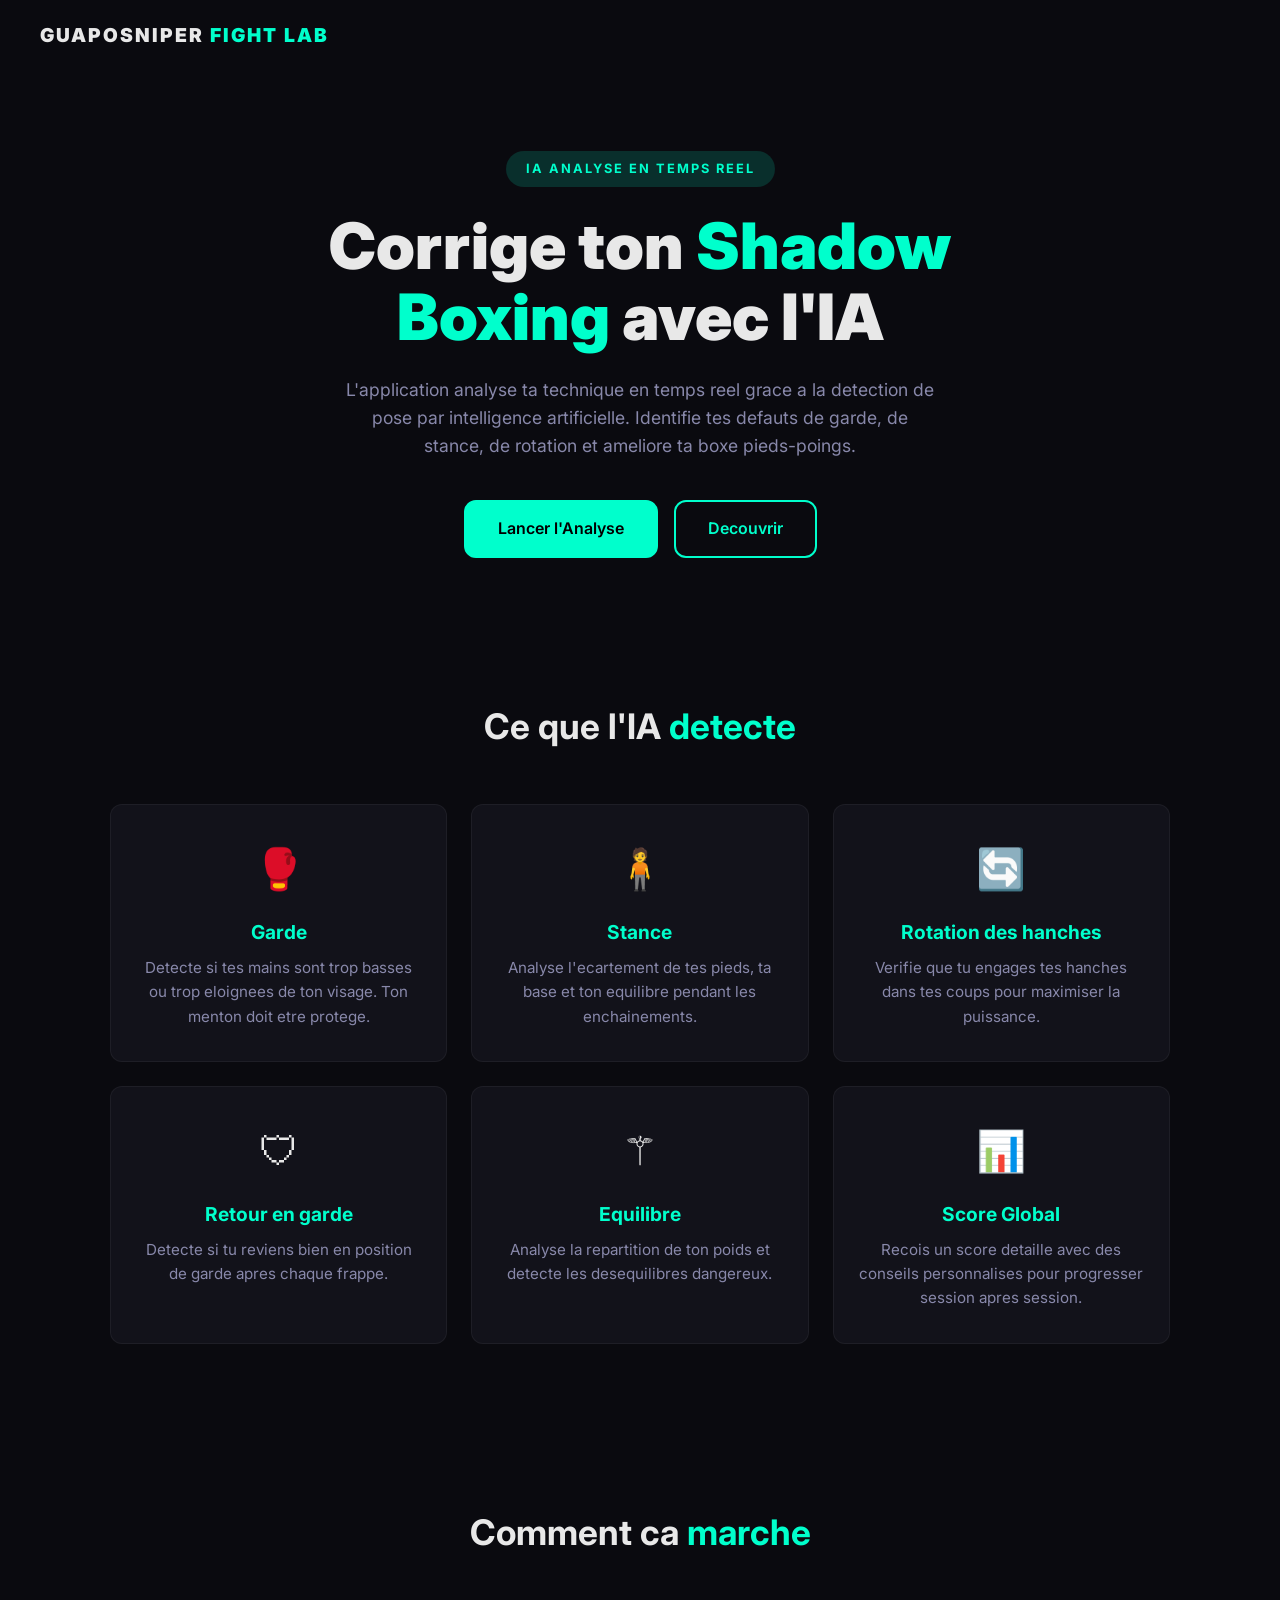
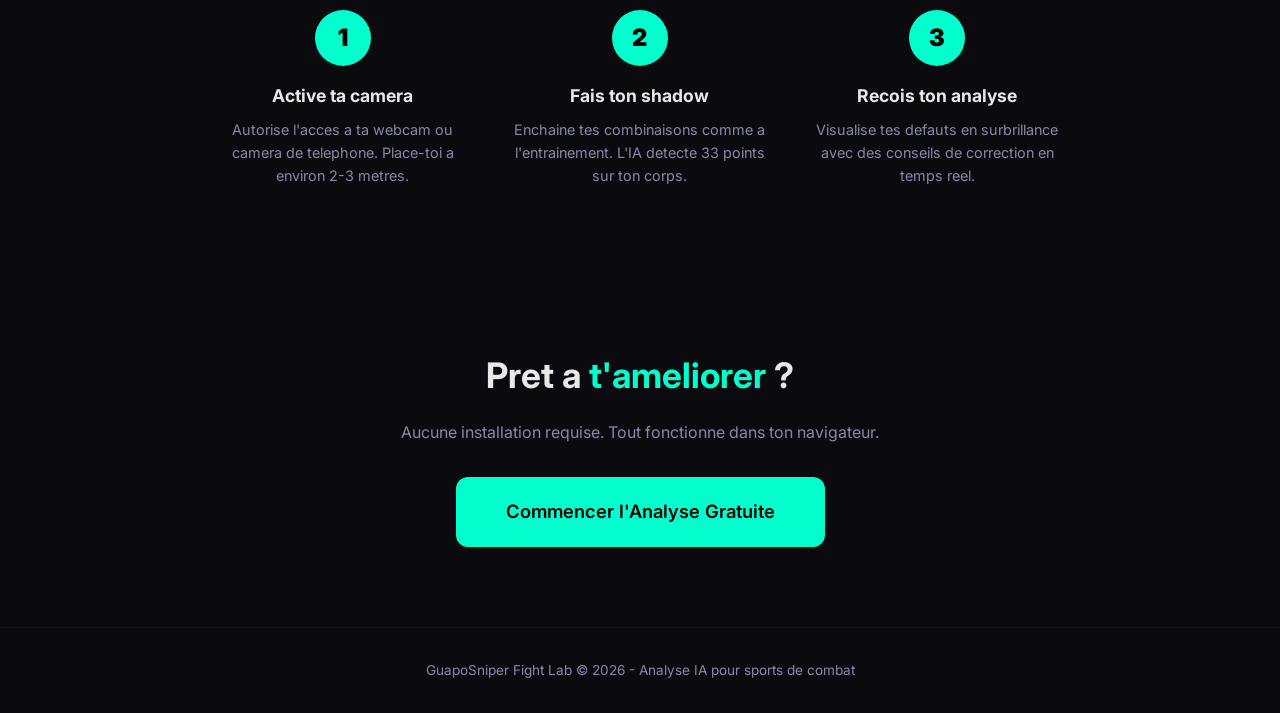
<file: index.html>
<!DOCTYPE html>
<html lang="fr">
<head>
    <meta charset="UTF-8">
    <meta name="viewport" content="width=device-width, initial-scale=1.0">
    <title>GuapoSniper Fight Lab - Analyse IA Shadow Boxing</title>
    <link rel="stylesheet" href="style.css">
    <link rel="preconnect" href="https://fonts.googleapis.com">
    <link href="https://fonts.googleapis.com/css2?family=Inter:wght@400;600;700;900&display=swap" rel="stylesheet">
</head>
<body>
    <div class="landing">
        <nav class="landing-nav">
            <div class="logo">GUAPOSNIPER <span class="accent">FIGHT LAB</span></div>
        </nav>

        <section class="hero">
            <div class="hero-badge">IA ANALYSE EN TEMPS REEL</div>
            <h1>Corrige ton <span class="accent">Shadow Boxing</span> avec l'IA</h1>
            <p class="hero-subtitle">
                L'application analyse ta technique en temps reel grace a la detection de pose par intelligence artificielle.
                Identifie tes defauts de garde, de stance, de rotation et ameliore ta boxe pieds-poings.
            </p>
            <div class="hero-buttons">
                <a href="app.html" class="btn btn-primary">Lancer l'Analyse</a>
                <a href="#features" class="btn btn-outline">Decouvrir</a>
            </div>
        </section>

        <section id="features" class="features">
            <h2>Ce que l'IA <span class="accent">detecte</span></h2>
            <div class="features-grid">
                <div class="feature-card">
                    <div class="feature-icon">&#x1F94A;</div>
                    <h3>Garde</h3>
                    <p>Detecte si tes mains sont trop basses ou trop eloignees de ton visage. Ton menton doit etre protege.</p>
                </div>
                <div class="feature-card">
                    <div class="feature-icon">&#x1F9CD;</div>
                    <h3>Stance</h3>
                    <p>Analyse l'ecartement de tes pieds, ta base et ton equilibre pendant les enchainements.</p>
                </div>
                <div class="feature-card">
                    <div class="feature-icon">&#x1F504;</div>
                    <h3>Rotation des hanches</h3>
                    <p>Verifie que tu engages tes hanches dans tes coups pour maximiser la puissance.</p>
                </div>
                <div class="feature-card">
                    <div class="feature-icon">&#x1F6E1;</div>
                    <h3>Retour en garde</h3>
                    <p>Detecte si tu reviens bien en position de garde apres chaque frappe.</p>
                </div>
                <div class="feature-card">
                    <div class="feature-icon">&#x269A;</div>
                    <h3>Equilibre</h3>
                    <p>Analyse la repartition de ton poids et detecte les desequilibres dangereux.</p>
                </div>
                <div class="feature-card">
                    <div class="feature-icon">&#x1F4CA;</div>
                    <h3>Score Global</h3>
                    <p>Recois un score detaille avec des conseils personnalises pour progresser session apres session.</p>
                </div>
            </div>
        </section>

        <section class="how-it-works">
            <h2>Comment ca <span class="accent">marche</span></h2>
            <div class="steps">
                <div class="step">
                    <div class="step-number">1</div>
                    <h3>Active ta camera</h3>
                    <p>Autorise l'acces a ta webcam ou camera de telephone. Place-toi a environ 2-3 metres.</p>
                </div>
                <div class="step">
                    <div class="step-number">2</div>
                    <h3>Fais ton shadow</h3>
                    <p>Enchaine tes combinaisons comme a l'entrainement. L'IA detecte 33 points sur ton corps.</p>
                </div>
                <div class="step">
                    <div class="step-number">3</div>
                    <h3>Recois ton analyse</h3>
                    <p>Visualise tes defauts en surbrillance avec des conseils de correction en temps reel.</p>
                </div>
            </div>
        </section>

        <section class="cta">
            <h2>Pret a <span class="accent">t'ameliorer</span> ?</h2>
            <p>Aucune installation requise. Tout fonctionne dans ton navigateur.</p>
            <a href="app.html" class="btn btn-primary btn-large">Commencer l'Analyse Gratuite</a>
        </section>

        <footer>
            <p>GuapoSniper Fight Lab &copy; 2026 - Analyse IA pour sports de combat</p>
        </footer>
    </div>
</body>
</html>
</file>
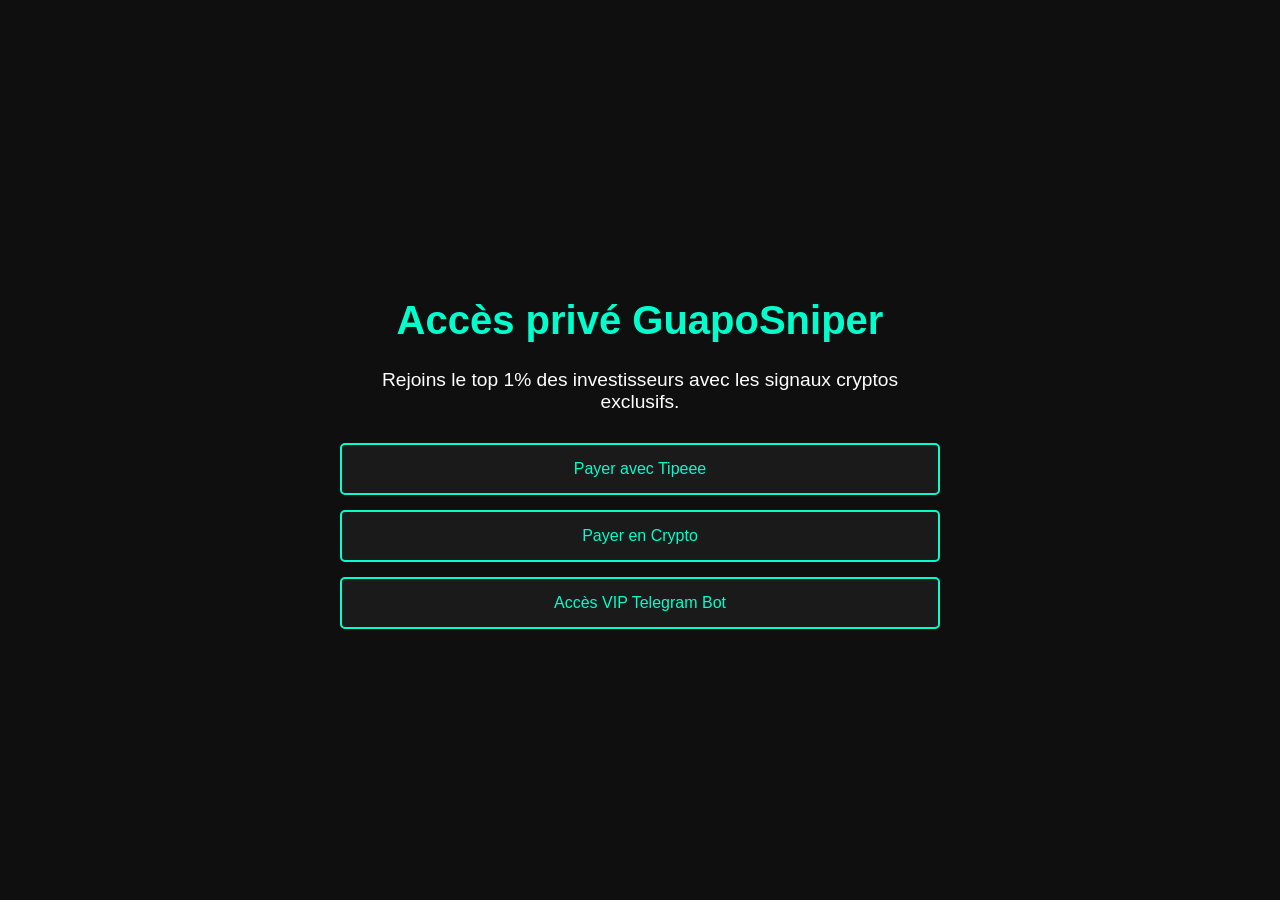
<file: web/index.html>
<!DOCTYPE html>
<html lang="fr">
<head>
    <meta charset="UTF-8">
    <meta name="viewport" content="width=device-width, initial-scale=1.0">
    <title>GuapoSniper VIP</title>
    <link rel="stylesheet" href="style.css">
</head>
<body>
    <div class="container">
        <h1>Accès privé GuapoSniper</h1>
        <p>Rejoins le top 1% des investisseurs avec les signaux cryptos exclusifs.</p>
        <div class="buttons">
            <a href="https://fr.tipeee.com/guaposniper" class="btn">Payer avec Tipeee</a>
            <a href="#" class="btn">Payer en Crypto</a>
            <a href="https://t.me/Guapoooo_bot" class="btn">Accès VIP Telegram Bot</a>
        </div>
    </div>
</body>
</html>
</file>
<file: style.css>
/* ========================================
   GUAPOSNIPER FIGHT LAB - Global Styles
   ======================================== */

:root {
    --bg-dark: #0a0a0f;
    --bg-card: #12121a;
    --bg-card-hover: #1a1a2e;
    --accent: #00ffcc;
    --accent-dim: rgba(0, 255, 204, 0.15);
    --accent-glow: rgba(0, 255, 204, 0.4);
    --danger: #ff4757;
    --warning: #ffa502;
    --success: #2ed573;
    --text: #e8e8e8;
    --text-dim: #8888aa;
    --radius: 12px;
    --font: 'Inter', -apple-system, BlinkMacSystemFont, 'Segoe UI', sans-serif;
}

* {
    margin: 0;
    padding: 0;
    box-sizing: border-box;
}

body {
    font-family: var(--font);
    background-color: var(--bg-dark);
    color: var(--text);
    line-height: 1.6;
    overflow-x: hidden;
}

.accent {
    color: var(--accent);
}

/* ========================================
   BUTTONS
   ======================================== */

.btn {
    display: inline-block;
    padding: 14px 32px;
    border-radius: var(--radius);
    text-decoration: none;
    font-weight: 600;
    font-size: 1rem;
    cursor: pointer;
    transition: all 0.3s ease;
    border: 2px solid transparent;
    text-align: center;
}

.btn-primary {
    background: var(--accent);
    color: #000;
    border-color: var(--accent);
}

.btn-primary:hover {
    background: transparent;
    color: var(--accent);
    box-shadow: 0 0 30px var(--accent-glow);
}

.btn-outline {
    background: transparent;
    color: var(--accent);
    border-color: var(--accent);
}

.btn-outline:hover {
    background: var(--accent);
    color: #000;
}

.btn-large {
    padding: 18px 48px;
    font-size: 1.15rem;
}

.btn-danger {
    background: var(--danger);
    color: #fff;
    border-color: var(--danger);
}

.btn-danger:hover {
    background: transparent;
    color: var(--danger);
}

/* ========================================
   LANDING PAGE
   ======================================== */

.landing-nav {
    padding: 20px 40px;
    display: flex;
    align-items: center;
    justify-content: space-between;
}

.logo {
    font-size: 1.2rem;
    font-weight: 900;
    letter-spacing: 2px;
}

/* HERO */
.hero {
    text-align: center;
    padding: 80px 20px 60px;
    max-width: 800px;
    margin: 0 auto;
}

.hero-badge {
    display: inline-block;
    background: var(--accent-dim);
    color: var(--accent);
    padding: 8px 20px;
    border-radius: 50px;
    font-size: 0.8rem;
    font-weight: 700;
    letter-spacing: 2px;
    margin-bottom: 24px;
}

.hero h1 {
    font-size: clamp(2.2rem, 6vw, 4rem);
    font-weight: 900;
    line-height: 1.1;
    margin-bottom: 24px;
}

.hero-subtitle {
    font-size: 1.1rem;
    color: var(--text-dim);
    max-width: 600px;
    margin: 0 auto 40px;
}

.hero-buttons {
    display: flex;
    gap: 16px;
    justify-content: center;
    flex-wrap: wrap;
}

/* FEATURES */
.features {
    padding: 80px 20px;
    max-width: 1100px;
    margin: 0 auto;
    text-align: center;
}

.features h2 {
    font-size: 2.2rem;
    margin-bottom: 50px;
}

.features-grid {
    display: grid;
    grid-template-columns: repeat(auto-fit, minmax(280px, 1fr));
    gap: 24px;
}

.feature-card {
    background: var(--bg-card);
    padding: 32px 24px;
    border-radius: var(--radius);
    border: 1px solid rgba(255, 255, 255, 0.05);
    transition: all 0.3s ease;
}

.feature-card:hover {
    border-color: var(--accent);
    transform: translateY(-4px);
    box-shadow: 0 8px 30px rgba(0, 255, 204, 0.1);
}

.feature-icon {
    font-size: 2.5rem;
    margin-bottom: 16px;
}

.feature-card h3 {
    font-size: 1.2rem;
    margin-bottom: 8px;
    color: var(--accent);
}

.feature-card p {
    color: var(--text-dim);
    font-size: 0.95rem;
}

/* HOW IT WORKS */
.how-it-works {
    padding: 80px 20px;
    max-width: 900px;
    margin: 0 auto;
    text-align: center;
}

.how-it-works h2 {
    font-size: 2.2rem;
    margin-bottom: 50px;
}

.steps {
    display: flex;
    gap: 32px;
    flex-wrap: wrap;
    justify-content: center;
}

.step {
    flex: 1;
    min-width: 220px;
    max-width: 280px;
    text-align: center;
}

.step-number {
    width: 56px;
    height: 56px;
    border-radius: 50%;
    background: var(--accent);
    color: #000;
    font-weight: 900;
    font-size: 1.5rem;
    display: flex;
    align-items: center;
    justify-content: center;
    margin: 0 auto 16px;
}

.step h3 {
    margin-bottom: 8px;
    font-size: 1.1rem;
}

.step p {
    color: var(--text-dim);
    font-size: 0.9rem;
}

/* CTA */
.cta {
    text-align: center;
    padding: 80px 20px;
}

.cta h2 {
    font-size: 2.2rem;
    margin-bottom: 16px;
}

.cta p {
    color: var(--text-dim);
    margin-bottom: 32px;
}

/* FOOTER */
footer {
    text-align: center;
    padding: 32px 20px;
    color: var(--text-dim);
    font-size: 0.85rem;
    border-top: 1px solid rgba(255, 255, 255, 0.05);
}

/* ========================================
   APP PAGE
   ======================================== */

.app-container {
    min-height: 100vh;
    display: flex;
    flex-direction: column;
}

.app-nav {
    padding: 16px 24px;
    display: flex;
    align-items: center;
    justify-content: space-between;
    border-bottom: 1px solid rgba(255, 255, 255, 0.05);
    background: rgba(10, 10, 15, 0.95);
    backdrop-filter: blur(10px);
    position: sticky;
    top: 0;
    z-index: 100;
}

.app-nav .logo {
    font-size: 1rem;
}

.nav-status {
    display: flex;
    align-items: center;
    gap: 8px;
    font-size: 0.85rem;
    color: var(--text-dim);
}

.status-dot {
    width: 8px;
    height: 8px;
    border-radius: 50%;
    background: var(--text-dim);
}

.status-dot.active {
    background: var(--success);
    box-shadow: 0 0 8px var(--success);
}

.status-dot.recording {
    background: var(--danger);
    box-shadow: 0 0 8px var(--danger);
    animation: pulse 1s infinite;
}

@keyframes pulse {
    0%, 100% { opacity: 1; }
    50% { opacity: 0.4; }
}

/* APP MAIN CONTENT */
.app-main {
    flex: 1;
    display: flex;
    flex-direction: column;
    align-items: center;
    padding: 24px;
}

/* MODE SELECTOR */
.mode-selector {
    display: flex;
    gap: 12px;
    margin-bottom: 24px;
    flex-wrap: wrap;
    justify-content: center;
}

.mode-btn {
    padding: 10px 24px;
    border-radius: 50px;
    border: 1px solid rgba(255, 255, 255, 0.1);
    background: var(--bg-card);
    color: var(--text-dim);
    cursor: pointer;
    font-family: var(--font);
    font-size: 0.9rem;
    font-weight: 600;
    transition: all 0.3s ease;
}

.mode-btn:hover {
    border-color: var(--accent);
    color: var(--text);
}

.mode-btn.active {
    background: var(--accent);
    color: #000;
    border-color: var(--accent);
}

/* VIDEO AREA */
.video-area {
    position: relative;
    width: 100%;
    max-width: 860px;
    aspect-ratio: 16/9;
    background: var(--bg-card);
    border-radius: var(--radius);
    overflow: hidden;
    border: 1px solid rgba(255, 255, 255, 0.05);
    margin-bottom: 24px;
}

.video-area video,
.video-area canvas {
    position: absolute;
    top: 0;
    left: 0;
    width: 100%;
    height: 100%;
    object-fit: contain;
}

.video-area canvas {
    z-index: 2;
    pointer-events: none;
}

.video-placeholder {
    position: absolute;
    top: 0;
    left: 0;
    width: 100%;
    height: 100%;
    display: flex;
    flex-direction: column;
    align-items: center;
    justify-content: center;
    gap: 16px;
    z-index: 1;
}

.video-placeholder .placeholder-icon {
    font-size: 4rem;
    opacity: 0.3;
}

.video-placeholder p {
    color: var(--text-dim);
    font-size: 0.95rem;
}

/* CONTROLS */
.controls {
    display: flex;
    gap: 12px;
    margin-bottom: 24px;
    flex-wrap: wrap;
    justify-content: center;
}

.control-btn {
    padding: 12px 28px;
    border-radius: var(--radius);
    border: 2px solid var(--accent);
    background: transparent;
    color: var(--accent);
    font-family: var(--font);
    font-weight: 600;
    font-size: 0.95rem;
    cursor: pointer;
    transition: all 0.3s ease;
    display: flex;
    align-items: center;
    gap: 8px;
}

.control-btn:hover {
    background: var(--accent);
    color: #000;
}

.control-btn:disabled {
    opacity: 0.3;
    cursor: not-allowed;
}

.control-btn.recording {
    border-color: var(--danger);
    color: var(--danger);
    animation: pulse-border 1.5s infinite;
}

.control-btn.recording:hover {
    background: var(--danger);
    color: #fff;
}

@keyframes pulse-border {
    0%, 100% { box-shadow: 0 0 0 0 rgba(255, 71, 87, 0.4); }
    50% { box-shadow: 0 0 0 8px rgba(255, 71, 87, 0); }
}

/* UPLOAD AREA */
.upload-area {
    width: 100%;
    max-width: 860px;
    border: 2px dashed rgba(255, 255, 255, 0.1);
    border-radius: var(--radius);
    padding: 48px 24px;
    text-align: center;
    cursor: pointer;
    transition: all 0.3s ease;
    margin-bottom: 24px;
    display: none;
}

.upload-area:hover {
    border-color: var(--accent);
    background: var(--accent-dim);
}

.upload-area.drag-over {
    border-color: var(--accent);
    background: var(--accent-dim);
}

.upload-area .upload-icon {
    font-size: 3rem;
    margin-bottom: 12px;
    opacity: 0.5;
}

.upload-area p {
    color: var(--text-dim);
}

.upload-area input[type="file"] {
    display: none;
}

/* ANALYSIS PANEL */
.analysis-panel {
    width: 100%;
    max-width: 860px;
    display: none;
}

.analysis-panel.visible {
    display: block;
}

.analysis-header {
    display: flex;
    align-items: center;
    justify-content: space-between;
    margin-bottom: 20px;
    flex-wrap: wrap;
    gap: 12px;
}

.analysis-header h2 {
    font-size: 1.4rem;
}

.global-score {
    display: flex;
    align-items: center;
    gap: 12px;
    background: var(--bg-card);
    padding: 12px 24px;
    border-radius: var(--radius);
    border: 1px solid rgba(255, 255, 255, 0.05);
}

.score-circle {
    width: 52px;
    height: 52px;
    border-radius: 50%;
    display: flex;
    align-items: center;
    justify-content: center;
    font-weight: 900;
    font-size: 1.2rem;
    color: #000;
}

.score-circle.good {
    background: var(--success);
}

.score-circle.medium {
    background: var(--warning);
}

.score-circle.bad {
    background: var(--danger);
}

.score-label {
    font-size: 0.85rem;
    color: var(--text-dim);
}

.score-label strong {
    display: block;
    color: var(--text);
    font-size: 1rem;
}

/* DEFECT CARDS */
.defects-grid {
    display: grid;
    grid-template-columns: repeat(auto-fit, minmax(260px, 1fr));
    gap: 16px;
    margin-bottom: 24px;
}

.defect-card {
    background: var(--bg-card);
    border-radius: var(--radius);
    padding: 20px;
    border-left: 4px solid var(--text-dim);
    transition: all 0.3s ease;
}

.defect-card.issue {
    border-left-color: var(--danger);
}

.defect-card.warning {
    border-left-color: var(--warning);
}

.defect-card.ok {
    border-left-color: var(--success);
}

.defect-card h4 {
    font-size: 1rem;
    margin-bottom: 4px;
    display: flex;
    align-items: center;
    gap: 8px;
}

.defect-card .defect-status {
    font-size: 0.75rem;
    padding: 2px 10px;
    border-radius: 50px;
    font-weight: 700;
}

.defect-card.issue .defect-status {
    background: rgba(255, 71, 87, 0.15);
    color: var(--danger);
}

.defect-card.warning .defect-status {
    background: rgba(255, 165, 2, 0.15);
    color: var(--warning);
}

.defect-card.ok .defect-status {
    background: rgba(46, 213, 115, 0.15);
    color: var(--success);
}

.defect-card p {
    color: var(--text-dim);
    font-size: 0.88rem;
    margin-top: 8px;
}

.defect-card .defect-meter {
    margin-top: 12px;
    height: 6px;
    background: rgba(255, 255, 255, 0.05);
    border-radius: 3px;
    overflow: hidden;
}

.defect-card .defect-meter-fill {
    height: 100%;
    border-radius: 3px;
    transition: width 0.5s ease;
}

.defect-card.ok .defect-meter-fill {
    background: var(--success);
}

.defect-card.warning .defect-meter-fill {
    background: var(--warning);
}

.defect-card.issue .defect-meter-fill {
    background: var(--danger);
}

/* TIPS */
.tips-section {
    background: var(--bg-card);
    border-radius: var(--radius);
    padding: 24px;
    border: 1px solid rgba(255, 255, 255, 0.05);
}

.tips-section h3 {
    margin-bottom: 16px;
    font-size: 1.1rem;
}

.tip-item {
    display: flex;
    align-items: flex-start;
    gap: 12px;
    padding: 12px 0;
    border-bottom: 1px solid rgba(255, 255, 255, 0.03);
}

.tip-item:last-child {
    border-bottom: none;
}

.tip-icon {
    flex-shrink: 0;
    width: 28px;
    height: 28px;
    border-radius: 50%;
    display: flex;
    align-items: center;
    justify-content: center;
    font-size: 0.8rem;
    background: var(--accent-dim);
    color: var(--accent);
}

.tip-text {
    font-size: 0.9rem;
    color: var(--text-dim);
}

.tip-text strong {
    color: var(--text);
}

/* LOADING */
.loading-overlay {
    position: absolute;
    top: 0;
    left: 0;
    width: 100%;
    height: 100%;
    background: rgba(10, 10, 15, 0.85);
    display: flex;
    flex-direction: column;
    align-items: center;
    justify-content: center;
    z-index: 10;
    gap: 16px;
}

.spinner {
    width: 48px;
    height: 48px;
    border: 3px solid rgba(255, 255, 255, 0.1);
    border-top-color: var(--accent);
    border-radius: 50%;
    animation: spin 0.8s linear infinite;
}

@keyframes spin {
    to { transform: rotate(360deg); }
}

.loading-overlay p {
    color: var(--text-dim);
    font-size: 0.9rem;
}

/* HIDDEN */
.hidden {
    display: none !important;
}

/* ========================================
   RESPONSIVE
   ======================================== */

@media (max-width: 768px) {
    .hero {
        padding: 40px 16px 40px;
    }

    .hero h1 {
        font-size: 2rem;
    }

    .features-grid {
        grid-template-columns: 1fr;
    }

    .steps {
        flex-direction: column;
        align-items: center;
    }

    .video-area {
        aspect-ratio: 4/3;
    }

    .defects-grid {
        grid-template-columns: 1fr;
    }

    .landing-nav {
        padding: 16px 20px;
    }

    .app-nav {
        padding: 12px 16px;
    }

    .mode-selector {
        gap: 8px;
    }

    .mode-btn {
        padding: 8px 16px;
        font-size: 0.8rem;
    }

    .controls {
        gap: 8px;
    }

    .control-btn {
        padding: 10px 20px;
        font-size: 0.85rem;
    }
}
</file>
<file: web/style.css>
body {
    margin: 0;
    padding: 0;
    font-family: 'Segoe UI', sans-serif;
    background-color: #0f0f0f;
    color: #fff;
    display: flex;
    justify-content: center;
    align-items: center;
    height: 100vh;
    text-align: center;
}
.container {
    max-width: 600px;
    padding: 20px;
}
h1 {
    font-size: 2.5em;
    color: #00ffcc;
}
p {
    font-size: 1.2em;
    margin-bottom: 30px;
}
.buttons {
    display: flex;
    flex-direction: column;
    gap: 15px;
}
.btn {
    background: #1a1a1a;
    border: 2px solid #00ffcc;
    padding: 15px;
    color: #00ffcc;
    text-decoration: none;
    border-radius: 5px;
    transition: all 0.3s ease;
}
.btn:hover {
    background: #00ffcc;
    color: #000;
}
</file>
